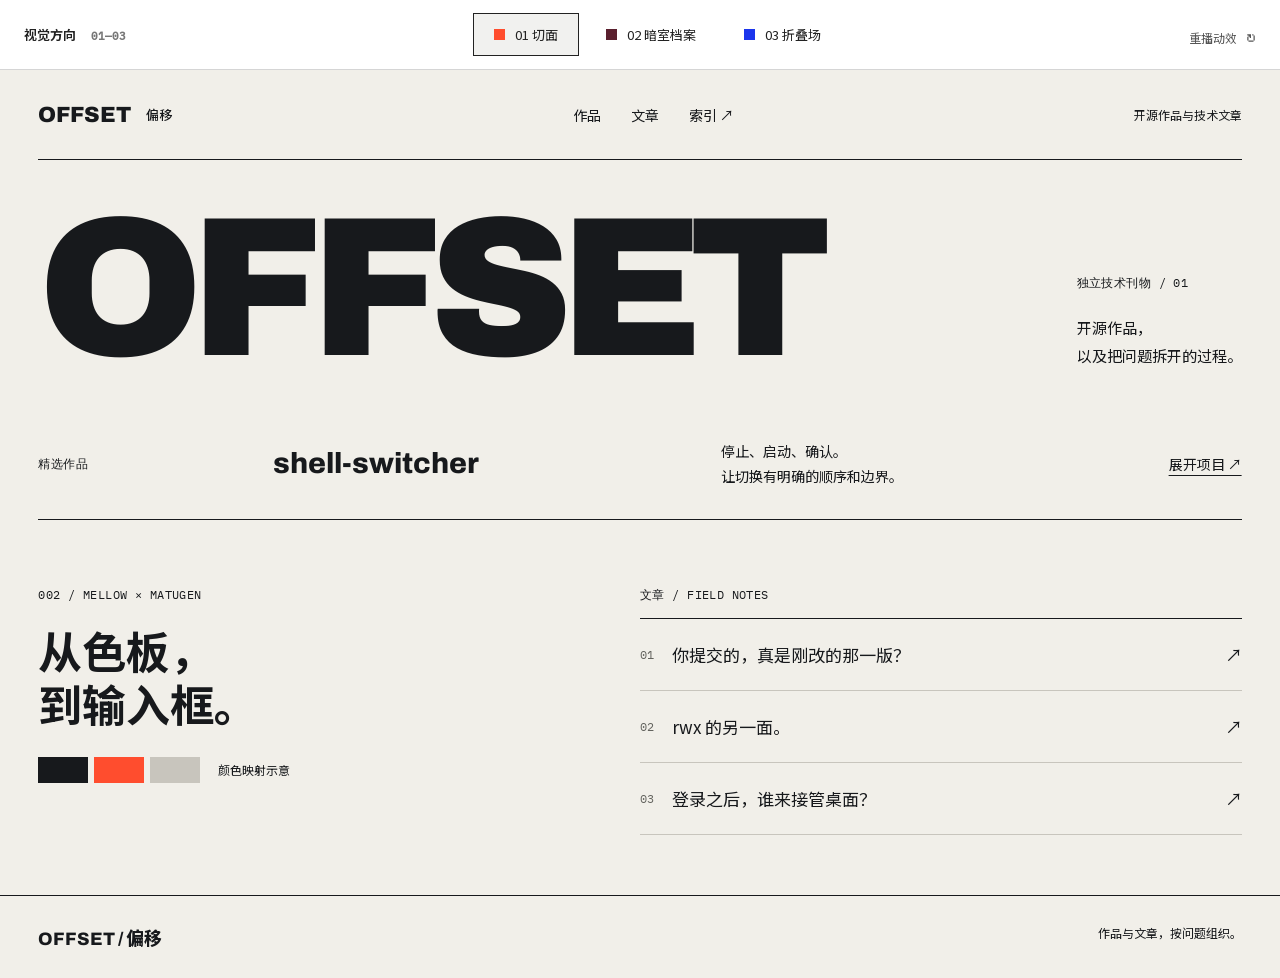
<file: demos/index.html>
<!doctype html>
<html lang="zh-CN" class="no-js"><head><meta charset="utf-8"><meta name="viewport" content="width=device-width,initial-scale=1"><meta name="referrer" content="no-referrer"><title>三种视觉方向 · OFFSET</title><link rel="icon" href="data:image/svg+xml,%3Csvg xmlns='http://www.w3.org/2000/svg' viewBox='0 0 64 64'%3E%3Cpath fill='%23ff4d2e' d='M0 0h21v64H0z'/%3E%3Cpath fill='%235a1f2e' d='M22 0h20v64H22z'/%3E%3Cpath fill='%231b35ec' d='M43 0h21v64H43z'/%3E%3C/svg%3E"><link rel="stylesheet" href="demo.css"><link rel="stylesheet" href="/assets/css/pages/stellar.css"><script src="demo.js" defer></script><script type="module" src="/assets/js/scenes/demo.js"></script></head>
<body>
<header class="demo-controls"><div class="demo-label">视觉方向 <span>01—03</span></div><nav aria-label="选择视觉方向"><a href="#section" data-select="section" aria-current="page"><i class="chip red"></i><span>01 切面</span></a><a href="#archive" data-select="archive"><i class="chip wine"></i><span>02 暗室档案</span></a><a href="#fold" data-select="fold"><i class="chip blue"></i><span>03 折叠场</span></a></nav><button type="button" id="replay">重播动效 <span aria-hidden="true">↻</span></button></header>
<main>
<section class="direction section" id="section" aria-label="切面视觉 Demo">
  <header class="site-nav"><a class="small-brand" href="#section">OFFSET <span>偏移</span></a><nav><a href="#selected-work">作品</a><a href="#section-writing">文章</a><a href="/index/">索引 ↗</a></nav><span class="nav-note">开源作品与技术文章</span></header>
  <div class="section-masthead"><h1>OFF<span>SET</span></h1><div class="masthead-note"><span class="micro">独立技术刊物 / 01</span><p>开源作品，<br>以及把问题拆开的过程。</p></div></div>
  <!-- STELLAR_PREVIEW -->
  <div class="section-project" id="section-featured"><span class="micro">精选作品</span><h3>shell-switcher</h3><p>停止、启动、确认。<br>让切换有明确的顺序和边界。</p><a href="/work/shell-switcher/">展开项目 ↗</a></div>
  <div class="section-bottom" id="section-writing"><div><span class="micro">002 / MELLOW × MATUGEN</span><h3>从色板，<br>到输入框。</h3><div class="color-chips"><i></i><i></i><i></i><span>颜色映射示意</span></div></div><div class="notes"><span class="micro">文章 / FIELD NOTES</span><a href="/writing/git-snapshots/"><span>01</span>你提交的，真是刚改的那一版？<b>↗</b></a><a href="/writing/linux-permissions/"><span>02</span>rwx 的另一面。<b>↗</b></a><a href="/writing/login-and-session/"><span>03</span>登录之后，谁来接管桌面？<b>↗</b></a></div></div>
  <footer class="site-footer"><span>OFFSET / 偏移</span><span>作品与文章，按问题组织。</span></footer>
</section>
<section class="direction archive" id="archive" aria-label="暗室档案视觉 Demo" hidden>
  <header class="site-nav"><a class="small-brand" href="#archive">Offset<span>偏移</span></a><nav><a href="#archive-work">作品</a><a href="#archive-writing">文章</a><a href="/index/">索引 ↗</a></nav><span class="nav-note">一份持续整理的档案</span></header>
  <div class="archive-cover"><div class="archive-title"><span class="micro">OPEN SOURCE / FIELD NOTES</span><h1>留下<br><em>思考的</em><br>痕迹。</h1><p>从一个问题开始。<br>看见选择，也看见过程。</p></div><div class="archive-art"><div class="archive-number" aria-hidden="true">01</div><div class="archive-sheet"><div class="sheet-top"><span>OFFSET / SYSTEM STUDY</span><span>001</span></div><div class="sheet-title">停止之后，<br><em>再开始。</em></div><div class="archive-system"><div><span>01</span><strong>STOP</strong><small>旧服务 / 停止</small></div><div><span>02</span><strong>START</strong><small>目标服务 / 启动</small></div><div><span>03</span><strong>RECORD</strong><small>状态 / 确认并记录</small></div></div><div class="sheet-bottom"><span>shell-switcher<br>服务交接结构示意</span><span>RUST<br>SYSTEMD</span></div></div><span class="archive-art-caption">图 01 — 将切换拆成三个可以观察的动作。</span></div><span class="archive-running" aria-hidden="true">STUDIES IN SYSTEMS</span></div>
  <div class="archive-feature" id="archive-work"><span class="micro">本期档案 / 001</span><div><h2>shell-switcher</h2><p>一个桌面服务切换工具。<br>它关心的不只是启动谁，还有如何结束上一步。</p></div><a href="/work/shell-switcher/">阅览档案 <span>↗</span></a></div>
  <div class="archive-reading" id="archive-writing"><div class="archive-read-heading"><span class="micro">笔记选读 / 01—03</span><h2>留一点时间，<br>把问题想清楚。</h2><p>从操作中抽离一步，重新检查那些<br>看似熟悉的概念。</p></div><div class="archive-notes"><a href="/writing/git-snapshots/"><small>01 / GIT</small><h3>你提交的，<br>真是刚改的那一版？</h3><span>工作区、暂存区与提交的三份快照。 ↗</span></a><a href="/writing/linux-permissions/"><small>02 / LINUX</small><h3>rwx 的另一面。</h3><span>文件和目录，相同符号下的不同含义。 ↗</span></a><a href="/writing/login-and-session/"><small>03 / WAYLAND</small><h3>登录之后，谁来接管桌面？</h3><span>登录、会话与桌面，各自负责哪一层。 ↗</span></a></div></div>
  <footer class="site-footer"><span>Offset / 偏移</span><span>一份关于制作与理解的档案。</span></footer>
</section>
<section class="direction fold" id="fold" aria-label="折叠场视觉 Demo" hidden>
  <header class="site-nav"><a class="small-brand" href="#fold">OFFSET<span>偏移</span></a><nav><a href="#fold-work">作品</a><a href="#fold-writing">文章</a><a href="/index/">索引 ↗</a></nav><span class="nav-note">从作品到想法，再折回来。</span></header>
  <div class="fold-cover"><div class="fold-intro"><span class="micro">作品 × 文章 / 相互展开</span><h1>想法，<br><span>有了形状。</span></h1><p>做出来的东西，<br>和它背后的几个为什么。</p></div><div class="ribbon-stage" id="fold-work"><div class="ribbon-back" aria-hidden="true"></div><div class="ribbon-corner" aria-hidden="true"></div><button class="project-ribbon" type="button" aria-expanded="false" aria-controls="fold-context"><span class="ribbon-kicker">01 / 作品 <span>RUST · SYSTEMD</span></span><strong>shell-<br>switcher</strong><span class="ribbon-bottom">把桌面服务的交接，组织成有序流程。<b aria-hidden="true">＋</b></span></button><div class="context-ribbon" id="fold-context"><span class="micro">与它相邻的问题</span><h2>登录之后，<br>谁来接管桌面？</h2><p>登录、图形会话与桌面 Shell<br>是相邻但不同的职责。</p><a href="/writing/login-and-session/">阅读文章 ↗</a></div><div class="fold-edge" aria-hidden="true"></div><span class="fold-hint">点一下作品，展开相邻的文章 ↗</span></div></div>
  <div class="fold-next"><span class="micro">02 / NEXT WORK</span><h2>一份色板，<br>折进输入框。</h2><div><span>MELLOW × MATUGEN</span><p>从颜色映射到候选窗主题。</p><a href="/work/mellow-matugen/">查看作品 ↗</a></div><div class="fold-swatches" aria-label="颜色映射示意"><i></i><i></i><i></i></div></div>
  <div class="fold-reading" id="fold-writing"><div><span class="micro">另一条路径 / WRITING</span><h2>沿着问题，<br>继续展开。</h2></div><div class="fold-notes"><a href="/writing/git-snapshots/"><span>01 / GIT</span><strong>你提交的，真是刚改的那一版？</strong><b>↗</b></a><a href="/writing/linux-permissions/"><span>02 / LINUX</span><strong>rwx 的另一面。</strong><b>↗</b></a></div></div>
  <footer class="site-footer"><span>OFFSET / 偏移</span><span>同一个问题，可以从两边打开。</span></footer>
</section>
</main>
<noscript><style>.direction[hidden]{display:block!important}.demo-controls{position:relative}#replay{display:none}</style></noscript>
</body></html>
</file>
<file: demos/demo.css>
@import url('/assets/fonts/fonts.css');
:root{--sans:'Offset Han Sans','Noto Sans CJK SC',sans-serif;--display:Archivo,'Offset Han Sans','Noto Sans CJK SC',sans-serif;--serif:'Source Serif 4','Noto Serif CJK SC',serif;--mono:'IBM Plex Mono',monospace;--g:clamp(20px,3vw,56px)}
*{box-sizing:border-box}body{margin:0;background:#f1efe9;color:#17191c;font-family:var(--sans);font-size:16px}h1,h2,h3,p{margin:0}a{color:inherit;text-underline-offset:5px}button{font:inherit;cursor:pointer}a:focus-visible,button:focus-visible{outline:3px solid currentColor;outline-offset:6px}[hidden]{display:none!important}html{scroll-behavior:smooth;scroll-padding-top:92px}.micro{font-family:var(--mono);font-size:12px;line-height:1.6;letter-spacing:.035em}.demo-controls{position:sticky;z-index:100;top:0;background:#fff;color:#222;min-height:64px;padding:10px 24px;display:flex;gap:25px;align-items:center;border-bottom:1px solid #d5d5d5;font-size:13px}.demo-label{font-weight:650;white-space:nowrap}.demo-label span{font-family:var(--mono);font-size:11px;color:#777;margin-left:12px}.demo-controls nav{display:flex;gap:6px;margin:auto}.demo-controls nav a{text-decoration:none;display:flex;align-items:center;gap:10px;padding:11px 20px;border:1px solid transparent;white-space:nowrap}.demo-controls nav a[aria-current]{background:#f1f1ef;border-color:#222}.chip{width:11px;height:11px;display:block}.red{background:#ff4d2e}.wine{background:#5a1f2e}.blue{background:#1b35ec}#replay{border:0;background:none;color:#555;padding:10px 0;white-space:nowrap;font-size:12px}#replay span{font-size:20px;margin-left:6px}.direction{overflow:hidden}.site-nav{display:flex;align-items:center;justify-content:space-between;margin:0 var(--g);height:90px;border-bottom:1px solid currentColor;gap:30px}.small-brand{font:850 22px var(--display);text-decoration:none;display:flex;align-items:center;gap:15px}.small-brand>span{font:500 13px var(--sans)}.site-nav nav{display:flex;gap:30px;font-size:14px}.site-nav nav a{text-decoration:none}.site-nav nav a:hover{text-decoration:underline}.nav-note{font-size:12px}.site-footer{display:flex;justify-content:space-between;padding:28px var(--g);border-top:1px solid currentColor;font-size:12px}.site-footer>span:first-child{font-family:var(--display);font-weight:800;font-size:18px}
/* 01 — SECTION */
.section{background:#f1efe9;color:#17191c}.section-masthead{display:grid;grid-template-columns:3fr 1fr;align-items:end;gap:30px;padding:48px var(--g) 38px}.section-masthead h1{font:900 clamp(80px,15.5vw,235px)/.82 var(--display);letter-spacing:-.065em;white-space:nowrap}.masthead-note{justify-self:end}.masthead-note p{font-size:15px;line-height:1.9;margin-top:22px}.section-band{background:#ff4d2e;padding:23px var(--g);transform-origin:center}.band-heading,.band-end{display:flex;justify-content:space-between;gap:20px}.band-heading{border-bottom:1px solid #17191c55;padding-bottom:17px}.section-spread{display:grid;grid-template-columns:1fr 1.8fr;gap:40px;align-items:center;padding:40px 0 34px}.section-spread h2{font-size:clamp(36px,4.8vw,76px);font-weight:850;line-height:1.15}.cut-diagram{display:grid;grid-template-columns:repeat(3,1fr);gap:25px}.cut-diagram>div{border:1px solid #17191c;padding:22px 20px;display:flex;flex-direction:column;position:relative}.cut-diagram>div:not(:last-child):after{content:'';position:absolute;right:-26px;width:25px;height:1px;background:#17191c;top:50%}.cut-diagram small{font:12px var(--mono);margin-bottom:25px}.cut-diagram strong{font-size:18px}.cut-diagram span{font-size:14px;margin-top:5px}.band-end{font:12px/1.8 var(--mono);padding-top:14px;border-top:1px solid #17191c55}.section-project{margin:0 var(--g);display:grid;grid-template-columns:1fr 2fr 2fr auto;align-items:center;gap:22px;padding:30px 0;border-bottom:1px solid}.section-project h3{font:800 29px var(--display)}.section-project p{font-size:14px;line-height:1.8}.section-project>a{font-size:14px}.section-bottom{padding:60px var(--g);display:grid;grid-template-columns:1fr 1.25fr;gap:10%}.section-bottom h3{font-size:44px;line-height:1.2;margin-top:20px}.color-chips{display:flex;gap:6px;margin-top:27px;align-items:center}.color-chips i{height:26px;width:50px;background:#17191c}.color-chips i:nth-child(2){background:#ff4d2e}.color-chips i:nth-child(3){background:#c8c5bd}.color-chips span{font-size:12px;margin-left:12px}.notes>a{display:flex;align-items:center;gap:18px;border-bottom:1px solid #c8c5bd;padding:23px 0;text-decoration:none;font-size:17px}.notes>a:first-of-type{margin-top:14px;border-top:1px solid}.notes>a>span{font:12px var(--mono);color:#63635e}.notes b{margin-left:auto;font-weight:400}.section.enter .section-band{animation:cut-in .55s cubic-bezier(.2,.7,.2,1) both}.section.enter .section-masthead h1 span{display:inline-block;animation:slice-in .55s ease-out both}@keyframes cut-in{from{clip-path:inset(43% 0)}to{clip-path:inset(0)}}@keyframes slice-in{from{transform:translateX(9px)}to{transform:translateX(0)}}
/* 02 — ARCHIVE */
.archive{background:#211f1e;color:#e7e0d6}.archive .site-nav{border-color:#e7e0d64a}.archive .small-brand{font:italic 36px var(--serif);letter-spacing:-1px}.archive .nav-note{color:#a6aca7}.archive-cover{min-height:660px;display:grid;grid-template-columns:1fr 1.2fr;gap:5%;padding:58px var(--g) 65px;position:relative}.archive-title{padding:12px 0 0 4%}.archive-title>.micro{color:#a6aca7;letter-spacing:.12em}.archive-title h1{font:500 clamp(58px,7vw,112px)/1.17 var(--serif);letter-spacing:-.025em;margin:38px 0 30px}.archive-title h1 em{font-weight:400}.archive-title p{color:#a6aca7;font-size:14px;line-height:2}.archive-art{position:relative;max-width:630px;width:100%;padding:15px 44px 0 0;align-self:center;z-index:1}.archive-number{position:absolute;font:italic 420px/.8 var(--serif);color:#5a1f2e;right:-85px;top:35px;z-index:-1;letter-spacing:-.13em}.archive-sheet{background:#e7e0d6;color:#211f1e;padding:30px 35px;transform:rotate(-5deg);position:relative;border-right:11px solid #a6aca7}.sheet-top{font:10px var(--mono);display:flex;justify-content:space-between;padding-bottom:16px;border-bottom:1px solid}.sheet-title{font:500 42px/1.4 var(--serif);margin:30px 0}.sheet-title em{color:#5a1f2e}.archive-system{border-top:1px solid #211f1e}.archive-system>div{display:flex;align-items:baseline;border-bottom:1px solid #211f1e40;padding:15px 0;gap:20px}.archive-system span{font:11px var(--mono)}.archive-system strong{font:500 28px var(--serif)}.archive-system small{font-size:11px;margin-left:auto}.sheet-bottom{display:flex;justify-content:space-between;margin-top:26px;font:10px/1.7 var(--mono)}.sheet-bottom>span:last-child{text-align:right}.archive-art-caption{display:block;margin:42px 0 0 22px;color:#a6aca7;font-size:12px}.archive-running{position:absolute;right:10px;top:47%;writing-mode:vertical-rl;font:10px var(--mono);letter-spacing:.3em;color:#a6aca7}.archive-feature{display:grid;grid-template-columns:1fr 2fr 1fr;gap:25px;align-items:start;padding:38px var(--g) 44px;border-top:1px solid #e7e0d63d}.archive-feature h2{font:500 36px var(--serif)}.archive-feature p{font-size:14px;color:#a6aca7;line-height:1.9;margin-top:15px}.archive-feature>a{justify-self:end;font-size:14px}.archive-feature>a>span{margin-left:32px}.archive-reading{background:#e7e0d6;color:#211f1e;display:grid;grid-template-columns:1fr 1fr;gap:10%;padding:70px var(--g)}.archive-read-heading h2{font:500 40px/1.5 var(--serif);margin-top:36px}.archive-read-heading p{font-size:14px;line-height:1.9;margin-top:30px}.archive-notes>a{display:block;padding:27px 0;border-top:1px solid #211f1e50;text-decoration:none}.archive-notes>a:first-child{padding-top:0;border-top:0}.archive-notes small{font:11px var(--mono)}.archive-notes h3{font:500 26px/1.5 var(--serif);margin:15px 0}.archive-notes a>span{font-size:12px}.archive-notes a:hover h3{text-decoration:underline;text-decoration-thickness:1px}.archive.enter .archive-sheet{animation:archive-reveal .75s cubic-bezier(.25,.5,.25,1) both}@keyframes archive-reveal{from{clip-path:inset(0 0 95%);transform:rotate(-3deg) translateY(12px)}to{clip-path:inset(0);transform:rotate(-5deg) translateY(0)}}
/* 03 — FOLD */
.fold{background:#c9b9ff;color:#19162d}.fold .site-nav{border-color:#19162d}.fold .small-brand{font-weight:900}.fold-cover{display:grid;grid-template-columns:1fr 1.4fr;min-height:650px;gap:20px;padding:56px var(--g) 80px;align-items:start}.fold-intro{position:relative;z-index:2}.fold-intro h1{font-size:clamp(52px,6.3vw,100px);font-weight:900;line-height:1.08;letter-spacing:-.04em;margin:38px 0}.fold-intro h1 span{color:#1b35ec}.fold-intro p{font-size:16px;line-height:1.9}.ribbon-stage{position:relative;max-width:770px;height:525px;min-width:0;margin-top:8px}.ribbon-back{position:absolute;background:#1b35ec;left:12%;top:7%;width:92%;height:260px;transform:rotate(9deg)}.ribbon-corner{position:absolute;background:#d99a25;right:-5%;top:58px;width:85px;height:252px;clip-path:polygon(0 0,100% 100%,0 100%)}.project-ribbon{position:absolute;width:97%;top:15px;left:0;z-index:3;text-align:left;transform:rotate(-7deg);background:#ffc247;border:0;color:#19162d;padding:23px 27px;min-height:268px;transition:transform .45s cubic-bezier(.2,.7,.2,1)}.ribbon-kicker{display:flex;justify-content:space-between;font:12px var(--mono);border-bottom:1px solid #19162d66;padding-bottom:14px;gap:15px}.project-ribbon strong{font:850 clamp(42px,5vw,74px)/.94 var(--display);letter-spacing:-.06em;display:block;margin:20px 0}.ribbon-bottom{font-size:13px;display:flex;align-items:center;gap:20px}.ribbon-bottom b{font:35px var(--display);margin-left:auto;transition:transform .45s}.context-ribbon{position:absolute;z-index:2;top:241px;left:7%;width:91%;background:#1b35ec;color:#f5f2fa;padding:28px 30px 24px;transform:rotate(4deg);min-height:208px;transition:transform .45s,top .45s}.context-ribbon h2{font-size:29px;line-height:1.3;margin-top:15px}.context-ribbon p{font-size:13px;line-height:1.8;margin-top:14px;display:none}.context-ribbon a{font-size:13px;display:inline-block;margin-top:20px}.fold-edge{position:absolute;background:#172cae;clip-path:polygon(0 0,100% 0,100% 100%);height:55px;width:45%;left:4%;top:452px;transform:rotate(4deg)}.fold-hint{position:absolute;bottom:-2px;left:12%;font-size:12px}.ribbon-stage.expanded .project-ribbon{transform:rotate(-2deg) translateY(-12px)}.ribbon-stage.expanded .ribbon-bottom b{transform:rotate(45deg)}.ribbon-stage.expanded .context-ribbon{transform:rotate(0);top:270px}.ribbon-stage.expanded .context-ribbon p{display:block}.ribbon-stage.expanded .fold-edge{opacity:0}.ribbon-stage.expanded .fold-hint{opacity:0}.fold-next{background:#ffc247;display:grid;grid-template-columns:1fr 2fr 1.5fr 1fr;gap:24px;align-items:center;padding:40px var(--g);position:relative;border-top:1px solid #19162d;border-bottom:1px solid #19162d}.fold-next h2{font-size:38px;line-height:1.2}.fold-next>div>span{font:12px var(--mono)}.fold-next p{font-size:14px;line-height:1.8;margin-top:12px}.fold-next a{font-size:14px;display:inline-block;margin-top:15px}.fold-swatches{height:80px;position:relative}.fold-swatches i{width:66px;height:66px;position:absolute;left:0;top:0;transform:rotate(-12deg);background:#19162d}.fold-swatches i:nth-child(2){background:#c9b9ff;left:28px;transform:rotate(0)}.fold-swatches i:nth-child(3){background:#1b35ec;left:55px;transform:rotate(12deg)}.fold-reading{display:grid;grid-template-columns:1fr 1.2fr;gap:10%;padding:65px var(--g);background:#f5f2fa}.fold-reading h2{font-size:40px;line-height:1.3;margin-top:24px}.fold-notes>a{display:grid;grid-template-columns:1fr auto;gap:20px;border-top:1px solid;padding:24px 0;text-decoration:none}.fold-notes>a>span{font:12px var(--mono);grid-column:1/-1}.fold-notes strong{font-size:23px;font-weight:650}.fold-notes b{font-size:25px;font-weight:400}.fold.enter .project-ribbon{animation:fold-reveal .55s cubic-bezier(.2,.7,.2,1) both}.fold.enter .context-ribbon{animation:fold-under .55s cubic-bezier(.2,.7,.2,1) both}@keyframes fold-reveal{from{transform:rotate(-1deg) translateY(-16px)}to{transform:rotate(-7deg) translateY(0)}}@keyframes fold-under{from{transform:rotate(0) translateY(-40px);opacity:0}to{transform:rotate(4deg) translateY(0);opacity:1}}
@media(min-width:1600px){.direction{max-width:1800px;margin:auto}.section-masthead h1{font-size:245px}}
@media(max-width:1000px){.nav-note{display:none}.section-project{grid-template-columns:1fr 2fr auto}.section-project>.micro{display:none}.section-project p{grid-column:2;grid-row:2}.section-project a{grid-column:3;grid-row:1}.archive-title h1{font-size:68px}.archive-art{padding-right:15px}.archive-sheet{padding:25px}.sheet-title{font-size:34px}.archive-system strong{font-size:22px}.archive-system small{font-size:10px}.archive-system>div{gap:13px}.archive-cover{min-height:620px}.fold-cover{grid-template-columns:1fr 1.35fr}.fold-intro h1{font-size:64px}.project-ribbon{padding:22px;min-height:258px}.project-ribbon strong{font-size:52px}.ribbon-bottom{font-size:12px}.context-ribbon h2{font-size:26px}.fold-next{grid-template-columns:1fr 1.5fr 1.5fr}.fold-next>.micro{display:none}}
@media(max-width:700px){html{scroll-padding-top:70px}.demo-controls{padding:8px 12px;gap:5px;min-height:55px}.demo-label{display:none}.demo-controls nav{gap:2px;margin:0 auto 0 0}.demo-controls nav a{padding:10px 8px;gap:5px;font-size:11px}.chip{width:8px;height:8px}#replay{font-size:0;padding:3px 5px}#replay span{font-size:24px;margin:0}.site-nav{height:75px;gap:15px}.small-brand{font-size:18px;gap:10px}.small-brand span{font-size:11px}.site-nav nav{gap:16px;font-size:12px}.micro{font-size:10px}.section-masthead{display:block;padding-top:32px;padding-bottom:25px}.section-masthead h1{font-size:20vw}.masthead-note{display:flex;align-items:end;justify-content:space-between;margin-top:28px;gap:15px}.masthead-note p{font-size:12px;margin:0}.section-band{padding-top:20px;padding-bottom:20px}.section-spread{grid-template-columns:1fr;gap:30px;padding-top:27px;padding-bottom:26px}.section-spread h2{font-size:36px}.section-spread h2 br{display:none}.cut-diagram{gap:12px}.cut-diagram>div{padding:14px 10px}.cut-diagram small{font-size:9px;margin-bottom:20px}.cut-diagram strong{font-size:13px}.cut-diagram span{font-size:11px}.cut-diagram>div:not(:last-child):after{width:12px;right:-13px}.band-end{font-size:10px;align-items:center}.band-end>span:last-child{max-width:190px;text-align:right}.section-project{padding:24px 0;grid-template-columns:1fr auto;gap:15px}.section-project h3{font-size:25px}.section-project p{grid-column:1;grid-row:2;font-size:13px}.section-project a{grid-column:2;font-size:12px}.section-bottom{grid-template-columns:1fr;gap:42px;padding-top:36px;padding-bottom:42px}.section-bottom h3{font-size:36px}.notes>a{font-size:15px;gap:12px;line-height:1.7}.site-footer{font-size:10px;gap:20px}.site-footer>span:first-child{font-size:15px}.archive .small-brand{font-size:29px}.archive-cover{grid-template-columns:1fr;padding-top:32px;padding-bottom:38px;gap:38px}.archive-title{padding:0}.archive-title h1{font-size:53px;line-height:1.35;margin:23px 0}.archive-title h1 br:nth-of-type(1){display:none}.archive-title p{font-size:12px}.archive-art{width:92%;margin:0 auto;padding:0}.archive-number{font-size:290px;right:-35px;top:60px}.archive-sheet{padding:22px;border-right-width:6px}.sheet-title{font-size:33px}.sheet-top{font-size:8px}.archive-system strong{font-size:24px}.archive-system small{font-size:10px}.archive-art-caption{font-size:10px;line-height:1.8;margin:28px 0 0}.archive-running{display:none}.archive-feature{grid-template-columns:1fr auto;gap:20px;padding-top:28px;padding-bottom:32px}.archive-feature>.micro{grid-column:1/-1}.archive-feature h2{font-size:27px}.archive-feature p{font-size:12px}.archive-feature>a{font-size:12px}.archive-feature>a>span{margin-left:8px}.archive-reading{grid-template-columns:1fr;gap:38px;padding-top:37px;padding-bottom:35px}.archive-read-heading h2{font-size:31px;margin-top:20px}.archive-read-heading p{font-size:12px;margin-top:20px}.archive-notes h3{font-size:24px}.archive-notes a>span{font-size:11px}.fold-cover{grid-template-columns:1fr;padding-top:32px;padding-bottom:40px;gap:34px}.fold-intro h1{font-size:58px;margin:24px 0}.fold-intro h1 br{display:none}.fold-intro h1 span{display:block}.fold-intro p{font-size:13px}.ribbon-stage{height:500px;width:94%;margin:5px auto 0}.project-ribbon{padding:21px;min-height:248px;width:100%}.ribbon-kicker{font-size:9px}.project-ribbon strong{font-size:52px}.ribbon-bottom{font-size:11px;line-height:1.7;gap:7px}.ribbon-bottom b{font-size:30px}.ribbon-back{width:90%;height:250px;left:12%}.ribbon-corner{right:-7%;height:240px;top:48px}.context-ribbon{left:3%;width:99%;padding:24px;top:232px;min-height:206px}.context-ribbon h2{font-size:25px}.context-ribbon a{font-size:12px}.context-ribbon p{font-size:12px}.fold-edge{top:442px}.fold-hint{font-size:10px;left:5%;bottom:8px}.ribbon-stage.expanded .context-ribbon{top:254px}.fold-next{grid-template-columns:1fr 110px;gap:24px;padding-top:32px;padding-bottom:32px}.fold-next h2{font-size:32px}.fold-next>div:not(.fold-swatches){grid-row:2;grid-column:1/-1}.fold-next p{font-size:13px}.fold-swatches{grid-column:2;grid-row:1;transform:scale(.8);transform-origin:left center}.fold-reading{grid-template-columns:1fr;gap:32px;padding-top:36px;padding-bottom:40px}.fold-reading h2{font-size:32px}.fold-notes strong{font-size:21px}.fold-notes>a>span{font-size:10px}}
@media(prefers-reduced-motion:reduce){html{scroll-behavior:auto}*,*:before,*:after{animation:none!important;transition:none!important}#replay{display:none}}
</file>
<file: assets/css/pages/stellar.css>
/* Fixed cosmic artwork sits behind adaptive editorial surfaces. */
.orbit-home main {
  position:relative
}
.orbit-home main>section:not(.galaxy-experience) {
  position:relative;
  z-index:2
}
.orbit-home .feature-caption {
  background:#ff4d2e;
  color:#111214;
  padding-top:26px;
  padding-bottom:28px;
  border:0
}
.orbit-home .feature-caption .mono {
  color:#292322
}
.orbit-home .section:not(.writing-preview) {
  background:var(--paper);
  color:var(--ink);
  padding-top:60px
}
.orbit-home .section-label {
  border-color:var(--line)
}
.orbit-home .section-label .mono,.orbit-home .project-copy .mono {
  color:var(--muted)
}
.orbit-home .editorial-project {
  border-color:var(--line);
  padding:48px 0
}
.orbit-home .project-copy h3 {
  font-weight:650
}
.orbit-home .skills-figure {
  --paper:#f1efe9;
  --ink:#17191c;
  --muted:#63635e;
  --line:#c8c5bd;
  background:#f1efe9;
  color:#17191c
}
.orbit-home .writing-preview {
  background:var(--paper);
  color:var(--ink)
}
.orbit-home .writing-preview .section-label {
  border-color:var(--ink)
}
.orbit-home .writing-preview .section-label .mono,.orbit-home .writing-preview .writing-row .mono,.orbit-home .writing-preview .writing-row p {
  color:var(--muted)
}
.orbit-home .writing-preview .writing-row {
  border-color:var(--line)
}
.orbit-home .writing-preview a:focus-visible {
  outline-color:var(--ink)
}
.orbit-home .index-callout {
  color:#17191c
}
.orbit-home .footer {
  position:relative;
  z-index:2;
  background:#111214;
  color:#f1efe9
}
.orbit-home .footer-note,.orbit-home .footer .mono {
  color:#aba9a3
}
.orbit-home .text-link:hover:before {
  transform:rotate(90deg);
  transition:transform .2s
}
.orbit-home a:focus-visible {
  outline-color:#ff4d2e
}
.galaxy-experience {
  --cosmic-paper:#f1efe9;
  --cosmic-ink:#111214;
  --cosmic-red:#ff4d2e;
  color:var(--cosmic-paper);
  font-family:var(--body,var(--sans,sans-serif));
  position:relative;
  isolation:isolate
}
.galaxy-field {
  position:fixed;
  inset:0;
  z-index:-1;
  background:var(--cosmic-ink);
  pointer-events:none;
  overflow:hidden
}
.galaxy-field canvas,.galaxy-fallback {
  position:absolute;
  inset:0;
  width:100%;
  height:100%;
  object-fit:cover;
  display:block;
  max-width:none;
  pointer-events:none
}
.galaxy-fallback {
  opacity:.8
}
.galaxy-field.ready .galaxy-fallback {
  display:none
}
.galaxy-field:after {
  content:'';
  position:absolute;
  inset:0;
  background:linear-gradient(90deg,rgba(17,18,20,.33),transparent 55%);
  pointer-events:none
}
.galaxy-cover {
  min-height:calc(100svh - 76px);
  min-height:calc(100vh - 76px);
  position:relative;
  z-index:1;
  display:flex;
  flex-direction:column;
  padding:25px 32px 22px;
  gap:28px;
  user-select:none
}
.galaxy-topline {
  display:flex;
  justify-content:space-between;
  align-items:center;
  gap:25px;
  font:11px/1.6 var(--mono,monospace);
  letter-spacing:.065em;
  color:#b8b4aa
}
.galaxy-controls {
  display:flex;
  align-items:center;
  gap:26px;
  white-space:nowrap
}
.galaxy-controls button {
  font:12px var(--body,var(--sans,sans-serif));
  background:none;
  color:#c8c5bd;
  border:0;
  padding:8px 0;
  cursor:pointer
}
.galaxy-controls button span {
  margin-left:9px;
  font-size:17px;
  display:inline-block
}
.galaxy-controls button:hover {
  color:#ff4d2e
}
.galaxy-controls button:disabled {
  opacity:.45;
  cursor:default
}
.galaxy-center {
  margin:auto 0;
  padding:36px 0 24px;
  position:relative
}
.galaxy-intro {
  display:flex;
  gap:19px;
  align-items:center;
  margin-bottom:24px
}
.galaxy-intro p {
  font-size:clamp(18px,1.75vw,26px);
  line-height:1.55;
  font-weight:600;
  letter-spacing:.02em;
  margin:0
}
.galaxy-cross {
  display:block;
  font:64px/1 var(--display,Archivo,sans-serif);
  color:#ff4d2e;
  transform:rotate(var(--cross-turn,0deg))
}
.galaxy-wordmark {
  font:900 clamp(100px,20.3vw,330px)/.8 var(--display,Archivo,sans-serif);
  font-variation-settings:'wght' 900,'wdth' 87;
  letter-spacing:-.055em;
  margin:0;
  white-space:nowrap;
  position:relative;
  display:flex;
  align-items:center;
  pointer-events:none
}
.galaxy-wordmark>span {
  display:block
}
.galaxy-outline {
  -webkit-text-stroke:1.2px #f1efe9;
  color:transparent
}
.galaxy-wordmark i {
  display:block;
  height:2px;
  background:#ff4d2e;
  position:absolute;
  top:48%;
  left:0;
  width:100%;
  transform:scaleX(var(--cut-length,.21));
  transform-origin:left;
  transition:transform .5s cubic-bezier(.2,.6,.2,1);
  opacity:.75
}
.galaxy-experience:hover .galaxy-wordmark i {
  transform:scaleX(.72)
}
.galaxy-subline {
  display:flex;
  justify-content:space-between;
  max-width:1170px;
  margin-top:25px;
  font:11px var(--mono,monospace);
  letter-spacing:.17em;
  color:#c8c5bd
}
.galaxy-state {
  letter-spacing:.05em;
  display:flex;
  align-items:center;
  gap:9px
}
.galaxy-state:before {
  content:'';
  display:inline-block;
  width:5px;
  height:5px;
  border-radius:50%;
  background:#ff4d2e
}
.galaxy-bottom {
  display:grid;
  grid-template-columns:1.5fr 1fr 1fr;
  align-items:end;
  gap:35px;
  padding-bottom:26px
}
.galaxy-deck p {
  font-size:14px;
  line-height:1.9;
  margin:0;
  color:#c8c5bd
}
.galaxy-links {
  display:flex;
  align-items:center;
  gap:27px;
  margin-top:24px
}
.galaxy-links a {
  font-size:13px;
  display:inline-flex;
  align-items:center;
  gap:28px;
  text-decoration:none;
  white-space:nowrap
}
.galaxy-links .galaxy-primary {
  background:#ff4d2e;
  color:#111214;
  padding:13px 18px;
  font-weight:600
}
.galaxy-links a span {
  font-size:18px;
  transition:transform .18s
}
.galaxy-links a:hover span {
  transform:translate(3px,-3px)
}
.galaxy-pulse {
  border:1px solid #f1efe94d;
  background:rgba(17,18,20,.25);
  color:#f1efe9;
  text-align:left;
  padding:18px 20px;
  display:flex;
  gap:17px;
  align-items:center;
  cursor:pointer;
  max-width:310px;
  transition:background .25s,border-color .25s,transform .25s
}
.galaxy-pulse>span:nth-child(2) {
  font-size:15px;
  line-height:1.6
}
.galaxy-pulse small {
  display:block;
  font:9px var(--mono,monospace);
  letter-spacing:.08em;
  color:#ada99f;
  margin-top:5px
}
.galaxy-pulse .pulse-icon {
  font-size:38px;
  color:#ff4d2e;
  line-height:1;
  transition:transform .4s
}
.galaxy-pulse b {
  font-size:19px;
  margin-left:12px;
  font-weight:400
}
.galaxy-pulse:hover {
  border-color:#ff4d2e;
  background:#ff4d2e13;
  transform:translateY(-3px)
}
.galaxy-pulse:hover .pulse-icon {
  transform:rotate(90deg)
}
.galaxy-pulse:disabled {
  opacity:.5;
  cursor:default
}
.galaxy-instructions {
  justify-self:end;
  display:flex;
  flex-direction:column;
  gap:7px;
  font-size:11px;
  color:#a09e96;
  line-height:1.5;
  text-align:right
}
.galaxy-instructions span:before {
  content:'—';
  margin-right:10px;
  color:#ff4d2e
}
.galaxy-instructions .touch-instruction {
  display:none
}
.galaxy-scroll {
  border-top:1px solid #f1efe92c;
  padding-top:16px;
  display:flex;
  gap:14px;
  font:10px/1.5 var(--mono,monospace);
  letter-spacing:.08em;
  color:#b8b4aa;
  text-decoration:none;
  align-items:center
}
.galaxy-scroll span {
  font-size:18px;
  color:#ff4d2e
}
.galaxy-experience a:focus-visible,.galaxy-experience button:focus-visible {
  outline:2px solid #ff4d2e;
  outline-offset:5px
}
.galaxy-experience.is-dragging {
  cursor:grabbing
}
.galaxy-experience.is-dragging .galaxy-wordmark i {
  transform:scaleX(1)
}
.no-js .galaxy-controls,.no-js .galaxy-pulse,.no-js .galaxy-instructions {
  display:none
}
.no-js .galaxy-bottom {
  grid-template-columns:1fr
}
.no-js .galaxy-state {
  display:none
}
/* The comparison keeps the other two concepts intact. */
#section:has(.galaxy-experience) {
  background:#111214;
  color:#f1efe9
}
#section:has(.galaxy-experience)>.site-nav,#section:has(.galaxy-experience)>.section-masthead {
  display:none
}
#section:has(.galaxy-experience) .galaxy-cover {
  min-height:calc(100svh - 64px)
}
#section:has(.galaxy-experience)>.section-project {
  background:#ff4d2e;
  color:#111214;
  margin:0;
  padding:28px var(--g)
}
#section:has(.galaxy-experience)>.section-bottom,#section:has(.galaxy-experience)>.site-footer {
  background:#111214;
  position:relative;
  z-index:2
}
#section:has(.galaxy-experience) .galaxy-field {
  z-index:0
}
#section:has(.galaxy-experience) .galaxy-cover {
  z-index:1
}
@media(min-width:1700px) {
  .galaxy-cover {
    padding-left:52px;
    padding-right:52px
  }
  .galaxy-wordmark {
    font-size:19vw
  }
  .galaxy-center {
    padding-top:65px;
    padding-bottom:45px
  }
}
@media(max-width:900px) {
  .galaxy-cover {
    padding-left:24px;
    padding-right:24px;
    min-height:850px
  }
  .galaxy-topline {
    font-size:9px
  }
  .galaxy-controls {
    gap:16px
  }
  .galaxy-controls button {
    font-size:11px
  }
  .galaxy-wordmark {
    font-size:20vw
  }
  .galaxy-bottom {
    grid-template-columns:1.4fr 1fr;
    gap:22px
  }
  .galaxy-instructions {
    display:none
  }
  .galaxy-intro {
    margin-bottom:30px
  }
  .galaxy-pulse {
    padding:15px
  }
  .galaxy-pulse b {
    display:none
  }
}
@media(max-width:600px) {
  .galaxy-cover {
    min-height:calc(100svh - 106px);
    padding:15px 20px 20px;
    gap:18px
  }
  .galaxy-topline {
    align-items:start;
    gap:20px
  }
  .galaxy-topline>span {
    max-width:135px;
    font-size:8px;
    line-height:1.8;
    letter-spacing:.02em
  }
  .galaxy-controls {
    gap:14px
  }
  .galaxy-controls button {
    font-size:10px;
    padding-top:0
  }
  .galaxy-controls button span {
    font-size:13px;
    margin-left:4px
  }
  .galaxy-controls .galaxy-reset {
    font-size:0
  }
  .galaxy-controls .galaxy-reset span {
    font-size:21px
  }
  .galaxy-center {
    padding:115px 0 50px;
    margin:0
  }
  .galaxy-intro {
    gap:12px;
    margin-bottom:24px
  }
  .galaxy-intro p {
    font-size:17px;
    line-height:1.6
  }
  .galaxy-cross {
    font-size:40px
  }
  .galaxy-wordmark {
    font-size:20.5vw;
    letter-spacing:-.06em
  }
  .galaxy-outline {
    -webkit-text-stroke:.7px #f1efe9
  }
  .galaxy-subline {
    font-size:8px;
    letter-spacing:.09em;
    margin-top:17px
  }
  .galaxy-wordmark i {
    height:1px
  }
  .galaxy-bottom {
    grid-template-columns:1fr auto;
    gap:20px;
    padding-bottom:5px;
    align-items:center
  }
  .galaxy-deck p {
    font-size:12px;
    line-height:1.8
  }
  .galaxy-links {
    gap:18px;
    margin-top:18px
  }
  .galaxy-links a {
    font-size:11px;
    gap:12px
  }
  .galaxy-links .galaxy-primary {
    padding:11px 12px
  }
  .galaxy-links a span {
    font-size:15px
  }
  .galaxy-pulse {
    border:none;
    padding:8px 0;
    gap:0;
    background:none;
    flex-direction:column;
    align-items:center;
    justify-content:center;
    max-width:70px
  }
  .galaxy-pulse .pulse-icon {
    font-size:38px
  }
  .galaxy-pulse>span:nth-child(2) {
    font-size:10px;
    margin-top:8px
  }
  .galaxy-pulse small,.galaxy-pulse b {
    display:none
  }
  .galaxy-scroll {
    font-size:8px;
    margin-top:14px;
    padding-top:14px
  }
  .orbit-home .section:not(.writing-preview) {
    padding-top:38px
  }
  .orbit-home .editorial-project {
    padding:30px 0
  }
  #section:has(.galaxy-experience) .galaxy-cover {
    min-height:calc(100svh - 55px)
  }
}
@media(prefers-reduced-motion:reduce) {
  .galaxy-experience * {
    animation:none!important;
    transition:none!important
  }
  .galaxy-wordmark i {
    transform:scaleX(.21)!important
  }
  .galaxy-cross {
    transform:none!important
  }
}
html[data-reduced-motion="true"] .galaxy-experience * {
  animation:none!important;
  transition:none!important
}
.galaxy-experience[data-paused="true"] .galaxy-wordmark i {
  transform:scaleX(.21)!important
}
@media(min-width:901px) and (max-height:800px) {
  .galaxy-cover {
    padding-top:15px;
    padding-bottom:16px;
    gap:18px
  }
  .galaxy-center {
    padding:6px 0 4px
  }
  .galaxy-intro {
    margin-bottom:18px
  }
  .galaxy-cross {
    font-size:46px
  }
  .galaxy-intro p {
    font-size:19px;
    line-height:1.4
  }
  .galaxy-subline {
    margin-top:20px
  }
  .galaxy-bottom {
    padding-bottom:12px
  }
  .galaxy-deck p {
    line-height:1.65
  }
  .galaxy-links {
    margin-top:16px
  }
  .galaxy-scroll {
    padding-top:12px
  }
}
/* Surface passage and the project constellation. */
.galaxy-cover  {
  overflow: clip;
}
.galaxy-wordmark > span  {
  transform: translateX(var(--type-kick, 0px));
}
.galaxy-wordmark > .galaxy-outline  {
  transform: translateX(calc(-1 * var(--type-kick, 0px)));
}
.galaxy-pulse  {
  position: relative;
  overflow: hidden;
  touch-action: none;
  user-select: none;
}
.galaxy-pulse::after  {
  content: '';
  position: absolute;
  bottom: 0;
  left: 0;
  width: 100%;
  transform: scaleX(var(--charge, 0));
  transform-origin: left;
  height: 3px;
  background: #f1efe9;
  box-shadow: 0 0 22px #ff4d2e;
}
.galaxy-pulse .charge-label  {
  display: block;
}
.is-charging .galaxy-pulse  {
  border-color: #ff4d2e;
  background: #ff4d2e20;
}
.is-charging .pulse-icon  {
  color: #f1efe9;
  transform: rotate(calc(var(--charge, 0) * 270deg)) scale(1.15);
}
.is-charging .galaxy-outline  {
  -webkit-text-stroke-color: #ff4d2e;
}
.galaxy-journey  {
  position: relative;
  min-height: 135vh;
}
.journey-stage  {
  min-height: calc(100svh - 76px);
  position: sticky;
  top: 76px;
  padding: 32px;
  display: flex;
  flex-direction: column;
  justify-content: space-between;
  overflow: hidden;
}
.journey-meta, .journey-baseline  {
  display: flex;
  justify-content: space-between;
  align-items: center;
  gap: 28px;
  font: 10px/1.6 var(--mono);
  letter-spacing: .12em;
}
.journey-meta  {
  color: #c8c5bd;
}
.journey-depth  {
  color: #ff6742;
}
.journey-copy  {
  padding: 40px 0 55px;
  transform: translateY(var(--journey-shift, 0px));
}
.journey-overline  {
  color: #f1efe9;
  font-size: 15px;
  margin-bottom: 30px;
}
.journey-copy h2  {
  font: 850 clamp(65px, 12vw, 210px)/.84 var(--display);
  font-variation-settings: 'wght' 850, 'wdth' 85;
  letter-spacing: -.055em;
}
.journey-copy h2 span  {
  display: block;
}
.journey-copy h2 span:first-child  {
  color: transparent;
  -webkit-text-stroke: 1px #f1efe9;
}
.journey-copy h2 span:last-child  {
  font-size: .66em;
  color: #f1efe9;
  margin-top: .14em;
}
.journey-baseline  {
  padding-top: 20px;
  border-top: 1px solid #f1efe92b;
}
.journey-baseline a  {
  text-decoration: none;
}
.journey-baseline a span  {
  color: #ff4d2e;
  margin-left: 20px;
}
.journey-progress  {
  width: 180px;
  height: 2px;
  background: #f1efe931;
}
.journey-progress i  {
  display: block;
  width: 100%;
  transform: scaleX(var(--journey, 0));
  transform-origin: left;
  height: 100%;
  background: #ff4d2e;
}
.galaxy-atlas  {
  padding: 50px 32px 40px;
  position: relative;
  background: linear-gradient(#11121400, #111214ba 25%, #111214d9);
  scroll-margin-top: 0;
}
.atlas-header  {
  display: flex;
  align-items: end;
  justify-content: space-between;
  gap: 40px;
}
.atlas-kicker  {
  font: 10px/1.6 var(--mono);
  letter-spacing: .13em;
  color: #ff6742;
  margin-bottom: 25px;
}
.atlas-header h2  {
  font-size: clamp(38px, 4.8vw, 76px);
  font-weight: 650;
  line-height: 1.15;
  letter-spacing: -.035em;
}
.atlas-header h2 em  {
  font-style: normal;
  color: #ff4d2e;
}
.atlas-header > p  {
  color: #aaa79f;
  font-size: 13px;
  line-height: 1.9;
  text-align: right;
}
.planet-map  {
  position: relative;
  display: grid;
  grid-template-columns: repeat(3,minmax(0,1fr));
  gap: 50px 65px;
  padding: 45px 45px 90px;
  max-width: 1400px;
  margin: 10px auto 0;
}
.atlas-orbits  {
  position: absolute;
  inset: 0;
  width: 100%;
  height: 100%;
  color: #ff4d2e;
  opacity: .23;
  stroke-width: .7;
  pointer-events: none;
  transition: opacity .4s;
}
.planet-map:has(.orbit-node:hover) .atlas-orbits, .planet-map:has(.orbit-node:focus-visible) .atlas-orbits  {
  opacity: .53;
}
.atlas-core  {
  position: absolute;
  left: 50%;
  top: 46%;
  color: #ff4d2e;
  font: 42px/1 var(--display);
  text-align: center;
  pointer-events: none;
}
.atlas-core small  {
  display: block;
  font: 8px/1 var(--mono);
  letter-spacing: .2em;
  color: #f1efe966;
  margin-top: 12px;
}
.orbit-node  {
  width: 100%;
  max-width: 270px;
  justify-self: center;
  position: relative;
  text-decoration: none;
  display: flex;
  flex-direction: column;
  align-items: center;
  isolation: isolate;
  outline-offset: 12px!important;
}
.orbit-node:nth-of-type(3n+2)  {
  transform: translateY(45px);
}
.orbit-node[data-planet="4"] .planet-body  {
  rotate: 28deg;
}
.orbit-node[data-planet="5"] .planet-body  {
  rotate: -25deg;
}
.planet-index  {
  align-self: start;
  font: 9px/1.5 var(--mono);
  letter-spacing: .05em;
  color: #a9a69e;
}
.planet-body  {
  display: block;
  width: 190px;
  height: 190px;
  position: relative;
  transition: transform .6s cubic-bezier(.2,.8,.2,1);
}
.planet-body img  {
  width: 100%;
  height: 100%;
  animation: planet-drift 9s ease-in-out infinite;
}
.orbit-node:nth-of-type(even) .planet-body img  {
  animation-delay: -4s;
}
.orbit-node[data-planet="0"] .planet-body  {
  width: 225px;
  height: 225px;
}
.planet-reticle  {
  position: absolute;
  inset: 15%;
  border: 1px solid transparent;
  border-radius: 50%;
  transition: border-color .3s, transform .6s;
}
.planet-reticle::after  {
  content: '';
  position: absolute;
  top: -4px;
  left: 50%;
  width: 5px;
  height: 5px;
  border-radius: 50%;
  background: #ff4d2e;
  opacity: 0;
}
.planet-name  {
  display: flex;
  justify-content: space-between;
  gap: 16px;
  width: 100%;
  font: 550 19px/1.4 var(--display);
  letter-spacing: -.025em;
  padding-top: 12px;
  border-top: 1px solid #f1efe930;
  transition: color .25s;
}
.planet-name > span  {
  color: #ff4d2e;
  font-size: 20px;
}
.planet-summary  {
  margin-top: 10px;
  font-size: 11px;
  line-height: 1.8;
  color: #aaa79f;
  opacity: .6;
  transition: opacity .3s;
}
.orbit-node:hover .planet-body, .orbit-node:focus-visible .planet-body  {
  transform: scale(1.15) rotate(-8deg);
}
.orbit-node:hover .planet-name, .orbit-node:focus-visible .planet-name  {
  color: #ff6742;
}
.orbit-node:hover .planet-summary, .orbit-node:focus-visible .planet-summary  {
  opacity: 1;
}
.orbit-node:hover .planet-reticle, .orbit-node:focus-visible .planet-reticle  {
  border-color: #ff4d2e;
  transform: rotate(95deg) scale(1.3);
}
.orbit-node:hover .planet-reticle::after, .orbit-node:focus-visible .planet-reticle::after  {
  opacity: 1;
}
.atlas-footer  {
  display: flex;
  align-items: center;
  justify-content: space-between;
  gap: 24px;
  border-top: 1px solid #f1efe930;
  padding-top: 23px;
  font-size: 12px;
  color: #aaa79f;
}
.atlas-footer a  {
  color: #f1efe9;
  text-decoration: none;
}
.atlas-footer a span  {
  margin-left: 25px;
  color: #ff4d2e;
}
.planet-portal  {
  position: fixed;
  inset: 0;
  z-index: 90;
  pointer-events: none;
  overflow: hidden;
  background: #11121400;
  transition: background .48s ease-in;
}
.planet-portal img  {
  width: 240px;
  height: 240px;
  position: absolute;
  left: var(--portal-x);
  top: var(--portal-y);
  margin: -120px 0 0 -120px;
  transition: transform .52s cubic-bezier(.6,0,.9,.35), opacity .52s;
}
.planet-portal.enter  {
  background: #111214;
}
.planet-portal.enter img  {
  transform: scale(13) rotate(35deg);
  opacity: 0;
}
.galaxy-experience[data-paused="true"] .planet-body img  {
  animation-play-state: paused;
}
@keyframes planet-drift  {
  0%,100%  {
    transform: translateY(0) rotate(-3deg);
  }
  50%  {
    transform: translateY(-9px) rotate(3deg);
  }
}
.no-js .galaxy-journey  {
  min-height: auto;
}
.no-js .journey-stage  {
  min-height: 450px;
  position: relative;
  top: auto;
}
@media(max-width:1000px)  {
  .planet-map  {
    height: auto;
    display: grid;
    grid-template-columns: 1fr 1fr;
    gap: 45px 60px;
    padding: 50px 30px;
  }
  .orbit-node,.orbit-node:nth-of-type(3n+2)  {
    position: relative;
    inset: auto!important;
    transform: none;
    width: 100%;
    max-width: 310px;
    justify-self: center;
  }
  .planet-body, .orbit-node[data-planet="0"] .planet-body  {
    width: 210px;
    height: 210px;
  }
  .atlas-core  {
    display: none;
  }
}
@media(max-width:600px)  {
  .galaxy-journey  {
    min-height: 115svh;
  }
  .journey-stage  {
    padding: 24px 20px;
    top: 94px;
    min-height: calc(100svh - 94px);
  }
  .journey-meta, .journey-baseline  {
    font-size: 8px;
    gap: 16px;
  }
  .journey-copy  {
    padding-bottom: 90px;
  }
  .journey-copy h2  {
    font-size: 17vw;
  }
  .journey-overline  {
    font-size: 12px;
  }
  .journey-progress  {
    width: 75px;
  }
  .galaxy-atlas  {
    padding: 50px 20px 30px;
    scroll-margin-top: 0;
  }
  .atlas-header  {
    display: block;
  }
  .atlas-header h2  {
    font-size: 43px;
  }
  .atlas-header > p  {
    text-align: left;
    font-size: 11px;
    margin-top: 22px;
  }
  .atlas-kicker  {
    font-size: 8px;
    margin-bottom: 20px;
  }
  .planet-map  {
    padding: 40px 0;
    gap: 40px 23px;
  }
  .planet-body, .orbit-node[data-planet="0"] .planet-body  {
    width: 150px;
    height: 150px;
  }
  .planet-name  {
    font-size: 14px;
    gap: 6px;
    overflow-wrap: anywhere;
  }
  .planet-name > span  {
    font-size: 16px;
  }
  .planet-index  {
    font-size: 8px;
  }
  .planet-summary  {
    font-size: 10px;
    opacity: .8;
  }
  .atlas-orbits  {
    opacity: .12;
  }
  .atlas-footer  {
    font-size: 10px;
    line-height: 1.8;
    align-items: start;
  }
  .atlas-footer > span  {
    max-width: 135px;
  }
  .atlas-footer a span  {
    margin-left: 10px;
  }
}
@media(prefers-reduced-motion:reduce)  {
  .planet-body img  {
    animation: none!important;
  }
  .journey-copy, .galaxy-wordmark > span  {
    transform: none!important;
  }
  .galaxy-journey  {
    min-height: auto;
  }
  .journey-stage  {
    position: relative;
    top: auto;
    min-height: 50vh;
  }
}
html[data-reduced-motion="true"] .planet-body img  {
  animation: none!important;
}
html[data-reduced-motion="true"] .galaxy-journey  {
  min-height: auto;
}
html[data-reduced-motion="true"] .journey-stage  {
  position: relative;
  top: auto;
  min-height: 50vh;
}
html[data-reduced-motion="true"] .journey-copy, html[data-reduced-motion="true"] .galaxy-wordmark > span  {
  transform: none!important;
}
@media(max-width:600px) {
  .galaxy-pulse {
    min-width:56px;
    min-height:72px
  }
  .galaxy-controls .galaxy-reset {
    min-width:30px;
    min-height:30px
  }
}

/* Orbit labels keep their last pose while their own section is offscreen. */
.galaxy-experience:not([data-atlas-visible="true"]) .planet-body img {
  animation-play-state: paused;
}

/* Isolate the continuously painted background from the editorial document. */
.galaxy-field { contain: strict; }
.galaxy-field canvas { will-change: transform; }
</file>
